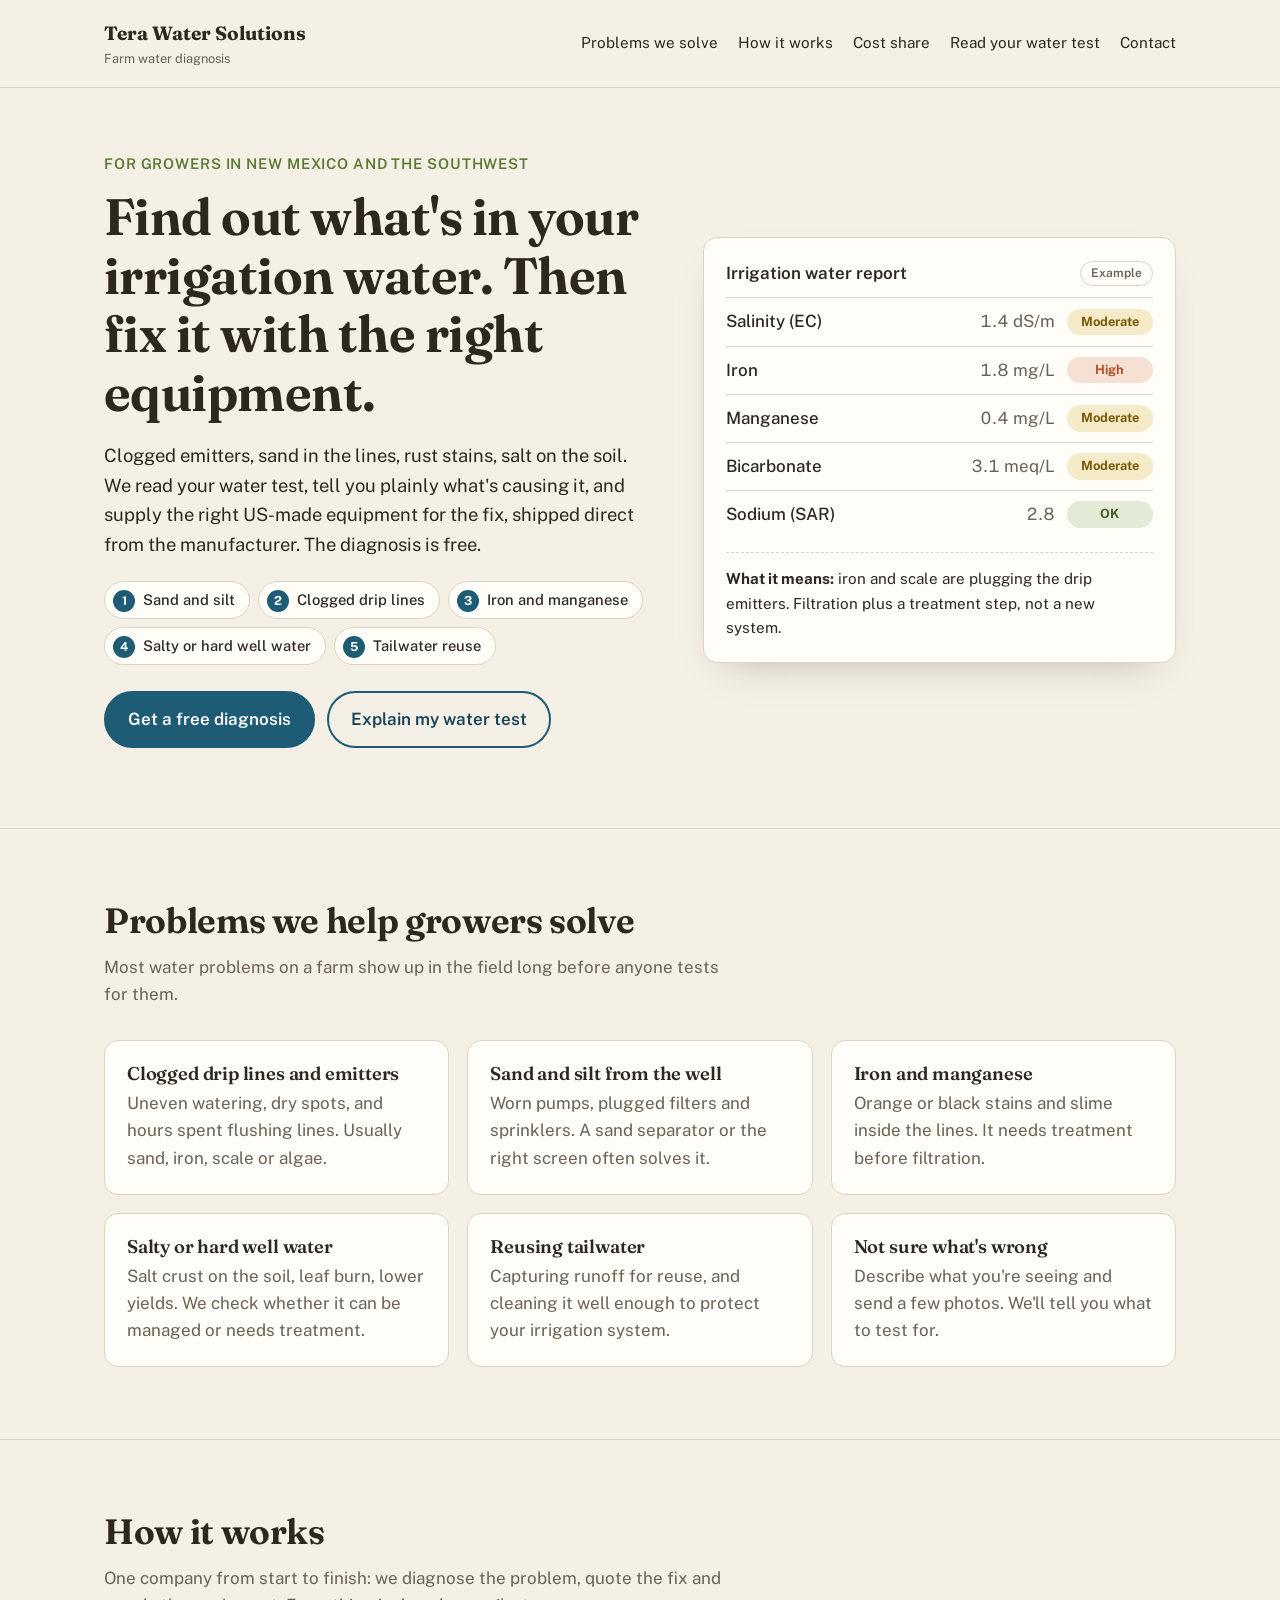
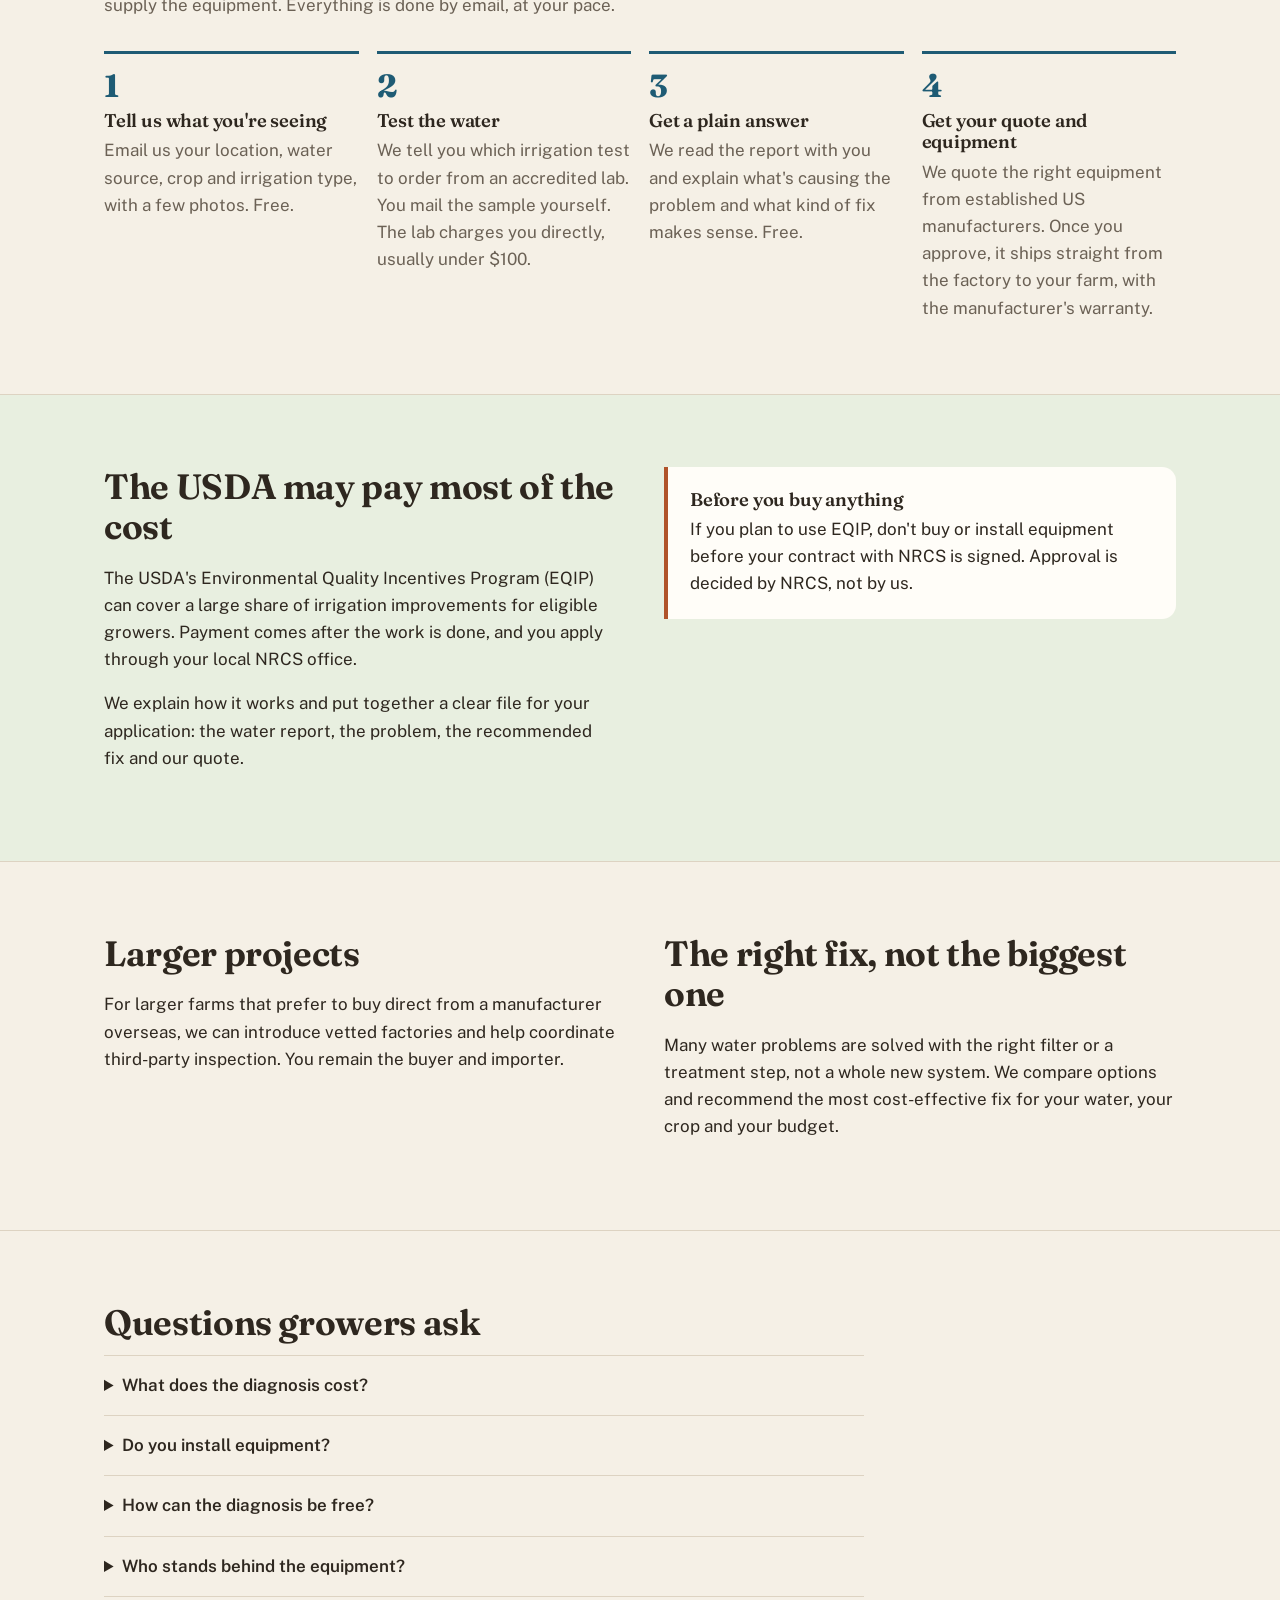
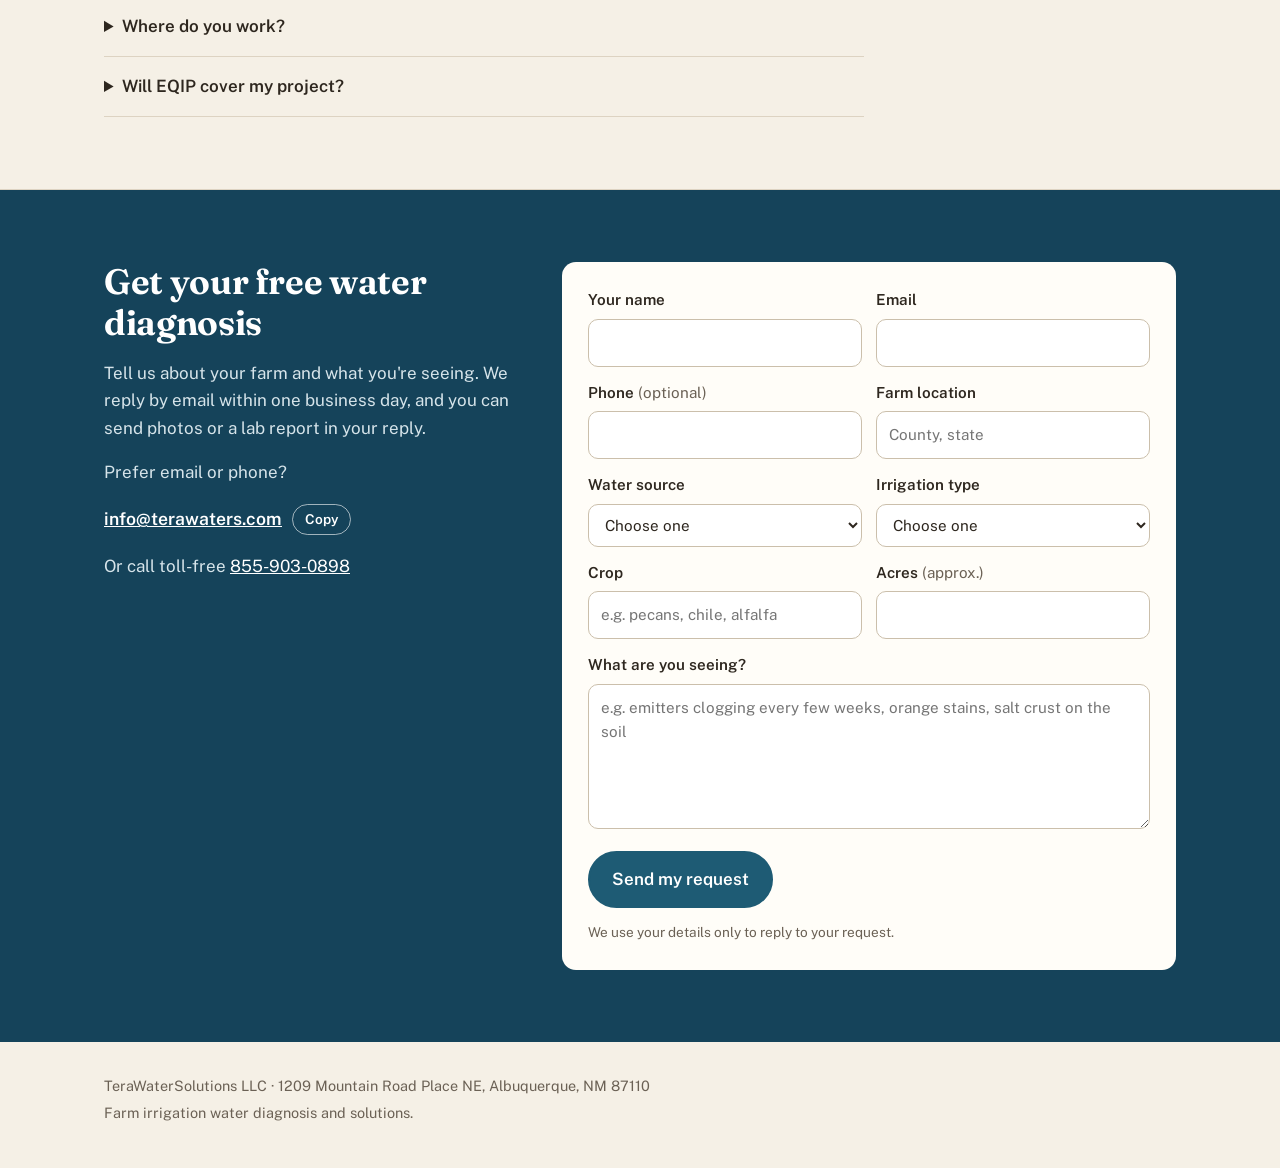
<file: index.html>
<!doctype html>
<html lang="en">
<head>
  <meta charset="utf-8">
  <meta name="viewport" content="width=device-width, initial-scale=1">
  <title>Farm Irrigation Water Diagnosis | Tera Water Solutions</title>
  <meta name="description" content="Clogged drip lines, sand, iron or salty well water? Tera Water Solutions diagnoses your farm's irrigation water for free and supplies US-made equipment to fix it, shipped direct from the manufacturer. New Mexico and the Southwest.">
  <link rel="preconnect" href="https://fonts.googleapis.com">
  <link rel="preconnect" href="https://fonts.gstatic.com" crossorigin>
  <link href="https://fonts.googleapis.com/css2?family=Fraunces:opsz,wght@9..144,500..700&family=Public+Sans:wght@400;500;600;700&display=swap" rel="stylesheet">
  <link rel="stylesheet" href="styles.css">
  <script src="config.js" defer></script>
</head>
<body>
  <header class="site-header">
    <div class="wrap">
      <a class="brand" href="#top">Tera Water Solutions<small>Farm water diagnosis</small></a>
      <nav class="nav" aria-label="Main">
        <a href="#problems">Problems we solve</a>
        <a href="#how">How it works</a>
        <a href="#eqip">Cost share</a>
        <a href="water-test.html">Read your water test</a>
        <a href="#contact">Contact</a>
      </nav>
    </div>
  </header>

  <main id="top">
    <section class="hero" aria-labelledby="hero-title">
      <div class="wrap">
        <div>
          <p class="eyebrow">For growers in New Mexico and the Southwest</p>
          <h1 id="hero-title">Find out what's in your irrigation water. Then fix it with the right equipment.</h1>
          <p class="lede">Clogged emitters, sand in the lines, rust stains, salt on the soil. We read your water test, tell you plainly what's causing it, and supply the right US-made equipment for the fix, shipped direct from the manufacturer. The diagnosis is free.</p>
          <ol class="solves" aria-label="Problems we solve">
            <li>Sand and silt</li>
            <li>Clogged drip lines</li>
            <li>Iron and manganese</li>
            <li>Salty or hard well water</li>
            <li>Tailwater reuse</li>
          </ol>
          <div class="actions">
            <a class="btn" href="#contact">Get a free diagnosis</a>
            <a class="btn secondary" href="water-test.html">Explain my water test</a>
          </div>
        </div>

        <figure class="report" aria-label="Example irrigation water report with iron flagged as high and salinity, manganese and bicarbonate as moderate.">
          <div class="report-head">
            <span>Irrigation water report</span>
            <span class="tag">Example</span>
          </div>
          <dl class="report-rows">
            <div class="row"><dt>Salinity (EC)</dt><dd>1.4 dS/m</dd><dd class="flag mid">Moderate</dd></div>
            <div class="row"><dt>Iron</dt><dd>1.8 mg/L</dd><dd class="flag high">High</dd></div>
            <div class="row"><dt>Manganese</dt><dd>0.4 mg/L</dd><dd class="flag mid">Moderate</dd></div>
            <div class="row"><dt>Bicarbonate</dt><dd>3.1 meq/L</dd><dd class="flag mid">Moderate</dd></div>
            <div class="row"><dt>Sodium (SAR)</dt><dd>2.8</dd><dd class="flag ok">OK</dd></div>
          </dl>
          <figcaption><strong>What it means:</strong> iron and scale are plugging the drip emitters. Filtration plus a treatment step, not a new system.</figcaption>
        </figure>
      </div>
    </section>

    <section id="problems" aria-labelledby="problems-title">
      <div class="wrap">
        <h2 id="problems-title">Problems we help growers solve</h2>
        <p class="intro">Most water problems on a farm show up in the field long before anyone tests for them.</p>
        <div class="cards">
          <div class="card"><h3>Clogged drip lines and emitters</h3><p>Uneven watering, dry spots, and hours spent flushing lines. Usually sand, iron, scale or algae.</p></div>
          <div class="card"><h3>Sand and silt from the well</h3><p>Worn pumps, plugged filters and sprinklers. A sand separator or the right screen often solves it.</p></div>
          <div class="card"><h3>Iron and manganese</h3><p>Orange or black stains and slime inside the lines. It needs treatment before filtration.</p></div>
          <div class="card"><h3>Salty or hard well water</h3><p>Salt crust on the soil, leaf burn, lower yields. We check whether it can be managed or needs treatment.</p></div>
          <div class="card"><h3>Reusing tailwater</h3><p>Capturing runoff for reuse, and cleaning it well enough to protect your irrigation system.</p></div>
          <div class="card"><h3>Not sure what's wrong</h3><p>Describe what you're seeing and send a few photos. We'll tell you what to test for.</p></div>
        </div>
      </div>
    </section>

    <section id="how" aria-labelledby="how-title">
      <div class="wrap">
        <h2 id="how-title">How it works</h2>
        <p class="intro">One company from start to finish: we diagnose the problem, quote the fix and supply the equipment. Everything is done by email, at your pace.</p>
        <ol class="steps">
          <li><h3>Tell us what you're seeing</h3><p>Email us your location, water source, crop and irrigation type, with a few photos. Free.</p></li>
          <li><h3>Test the water</h3><p>We tell you which irrigation test to order from an accredited lab. You mail the sample yourself. The lab charges you directly, usually under $100.</p></li>
          <li><h3>Get a plain answer</h3><p>We read the report with you and explain what's causing the problem and what kind of fix makes sense. Free.</p></li>
          <li><h3>Get your quote and equipment</h3><p>We quote the right equipment from established US manufacturers. Once you approve, it ships straight from the factory to your farm, with the manufacturer's warranty.</p></li>
        </ol>
      </div>
    </section>

    <section id="eqip" class="band" aria-labelledby="eqip-title">
      <div class="wrap two">
        <div>
          <h2 id="eqip-title">The USDA may pay most of the cost</h2>
          <p>The USDA's Environmental Quality Incentives Program (EQIP) can cover a large share of irrigation improvements for eligible growers. Payment comes after the work is done, and you apply through your local NRCS office.</p>
          <p>We explain how it works and put together a clear file for your application: the water report, the problem, the recommended fix and our quote.</p>
        </div>
        <div class="note">
          <h3>Before you buy anything</h3>
          <p>If you plan to use EQIP, don't buy or install equipment before your contract with NRCS is signed. Approval is decided by NRCS, not by us.</p>
        </div>
      </div>
    </section>

    <section aria-labelledby="direct-title">
      <div class="wrap two">
        <div>
          <h2 id="direct-title">Larger projects</h2>
          <p>For larger farms that prefer to buy direct from a manufacturer overseas, we can introduce vetted factories and help coordinate third-party inspection. You remain the buyer and importer.</p>
        </div>
        <div>
          <h2>The right fix, not the biggest one</h2>
          <p>Many water problems are solved with the right filter or a treatment step, not a whole new system. We compare options and recommend the most cost-effective fix for your water, your crop and your budget.</p>
        </div>
      </div>
    </section>

    <section aria-labelledby="faq-title">
      <div class="wrap">
        <h2 id="faq-title">Questions growers ask</h2>
        <details><summary>What does the diagnosis cost?</summary><p>Nothing. The only cost before you decide anything is the lab test, which you pay to the lab directly.</p></details>
        <details><summary>Do you install equipment?</summary><p>No. We supply the equipment and it ships direct from the manufacturer. We can point you to a local installer if you need one.</p></details>
        <details><summary>How can the diagnosis be free?</summary><p>We earn our living by supplying the equipment when you decide to go ahead. The diagnosis is free and comes with no obligation to buy.</p></details>
        <details><summary>Who stands behind the equipment?</summary><p>Every system comes with the manufacturer's own warranty. If something goes wrong, you contact us and we handle it with the manufacturer for you.</p></details>
        <details><summary>Where do you work?</summary><p>We start with New Mexico and also help growers in nearby Southwest states. Get in touch and we'll tell you if we can help.</p></details>
        <details><summary>Will EQIP cover my project?</summary><p>That's up to NRCS. We'll help you understand the program and prepare your information, but we can't promise approval.</p></details>
      </div>
    </section>

    <section class="contact" id="contact" aria-labelledby="contact-title">
      <div class="wrap">
        <div class="contact-grid">
          <div>
            <h2 id="contact-title">Get your free water diagnosis</h2>
            <p>Tell us about your farm and what you're seeing. We reply by email within one business day, and you can send photos or a lab report in your reply.</p>
            <p>Prefer email or phone?</p>
            <div data-contact></div>
          </div>

          <form class="form" action="https://api.web3forms.com/submit" method="POST">
            <input type="hidden" name="access_key" value="c97b77c2-fb98-4f50-b2f6-40dc359792be">
            <input type="hidden" name="subject" value="New farm water diagnosis request">
            <input type="hidden" name="from_name" value="terawaters.com">
            <input type="hidden" name="redirect" value="https://terawaters.com/thanks.html">
            <input type="checkbox" name="botcheck" class="hp" tabindex="-1" autocomplete="off" aria-hidden="true">

            <div class="field-row">
              <label>Your name<input name="name" required autocomplete="name"></label>
              <label>Email<input type="email" name="email" required autocomplete="email"></label>
            </div>
            <div class="field-row">
              <label><span>Phone <span class="opt">(optional)</span></span><input type="tel" name="phone" autocomplete="tel"></label>
              <label>Farm location<input name="location" required placeholder="County, state"></label>
            </div>
            <div class="field-row">
              <label>Water source
                <select name="water_source" required>
                  <option value="">Choose one</option>
                  <option>Well</option>
                  <option>Canal or irrigation district</option>
                  <option>Tailwater or reuse</option>
                  <option>More than one</option>
                </select>
              </label>
              <label>Irrigation type
                <select name="irrigation_type" required>
                  <option value="">Choose one</option>
                  <option>Drip or micro</option>
                  <option>Center pivot or sprinkler</option>
                  <option>Flood or furrow</option>
                  <option>Other</option>
                </select>
              </label>
            </div>
            <div class="field-row">
              <label>Crop<input name="crop" placeholder="e.g. pecans, chile, alfalfa"></label>
              <label><span>Acres <span class="opt">(approx.)</span></span><input name="acres" inputmode="numeric"></label>
            </div>
            <label>What are you seeing?<textarea name="problem" id="problem" rows="5" required placeholder="e.g. emitters clogging every few weeks, orange stains, salt crust on the soil"></textarea></label>
            <button class="btn" type="submit">Send my request</button>
            <p class="fine">We use your details only to reply to your request.</p>
          </form>
        </div>
      </div>
    </section>
  </main>

  <footer class="site-footer">
    <div class="wrap">
      <p>TeraWaterSolutions LLC<span data-address></span></p>
      <p>Farm irrigation water diagnosis and solutions.</p>
    </div>
  </footer>
  <script>
    // Prefill the request with results passed from the water test page.
    (function () {
      var saved = null;
      try { saved = sessionStorage.getItem("teraWaterResults"); sessionStorage.removeItem("teraWaterResults"); } catch (e) {}
      var box = document.getElementById("problem");
      if (saved && box && !box.value) {
        box.value = "My water test results:\n" + saved + "\n\nWhat I'm seeing: ";
        if (location.hash !== "#contact") { location.hash = "contact"; }
      }
    })();
  </script>
</body>
</html>
</file>
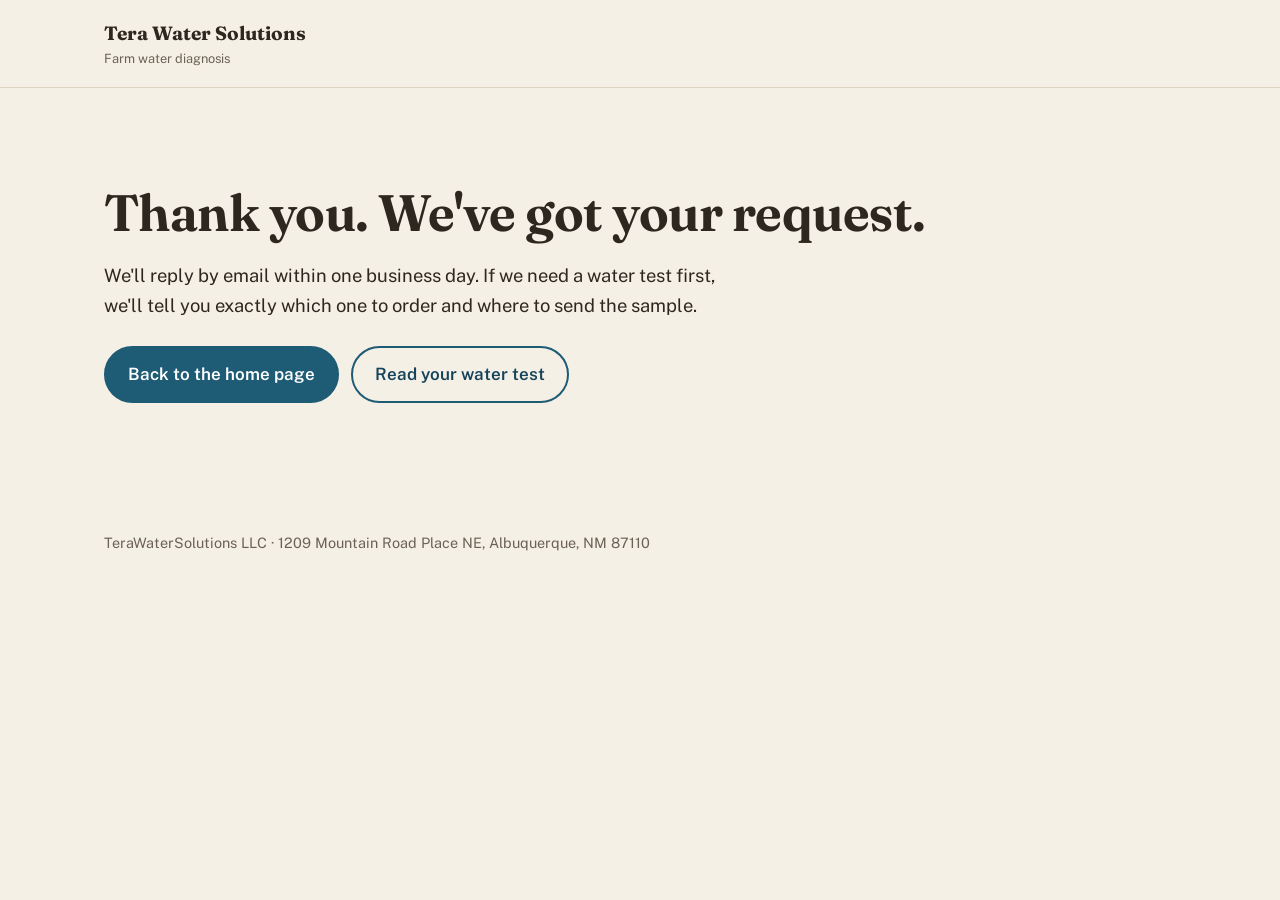
<file: thanks.html>
<!doctype html>
<html lang="en">
<head>
  <meta charset="utf-8">
  <meta name="viewport" content="width=device-width, initial-scale=1">
  <title>Request Received | Tera Water Solutions</title>
  <meta name="robots" content="noindex">
  <link rel="preconnect" href="https://fonts.googleapis.com">
  <link rel="preconnect" href="https://fonts.gstatic.com" crossorigin>
  <link href="https://fonts.googleapis.com/css2?family=Fraunces:opsz,wght@9..144,500..700&family=Public+Sans:wght@400;500;600;700&display=swap" rel="stylesheet">
  <link rel="stylesheet" href="styles.css">
  <script src="config.js" defer></script>
</head>
<body>
  <header class="site-header">
    <div class="wrap">
      <a class="brand" href="index.html">Tera Water Solutions<small>Farm water diagnosis</small></a>
    </div>
  </header>
  <main>
    <section class="thanks">
      <div class="wrap">
        <h1>Thank you. We've got your request.</h1>
        <p class="lede">We'll reply by email within one business day. If we need a water test first, we'll tell you exactly which one to order and where to send the sample.</p>
        <div class="actions">
          <a class="btn" href="index.html">Back to the home page</a>
          <a class="btn secondary" href="water-test.html">Read your water test</a>
        </div>
      </div>
    </section>
  </main>
  <footer class="site-footer">
    <div class="wrap">
      <p>TeraWaterSolutions LLC<span data-address></span></p>
    </div>
  </footer>
</body>
</html>
</file>
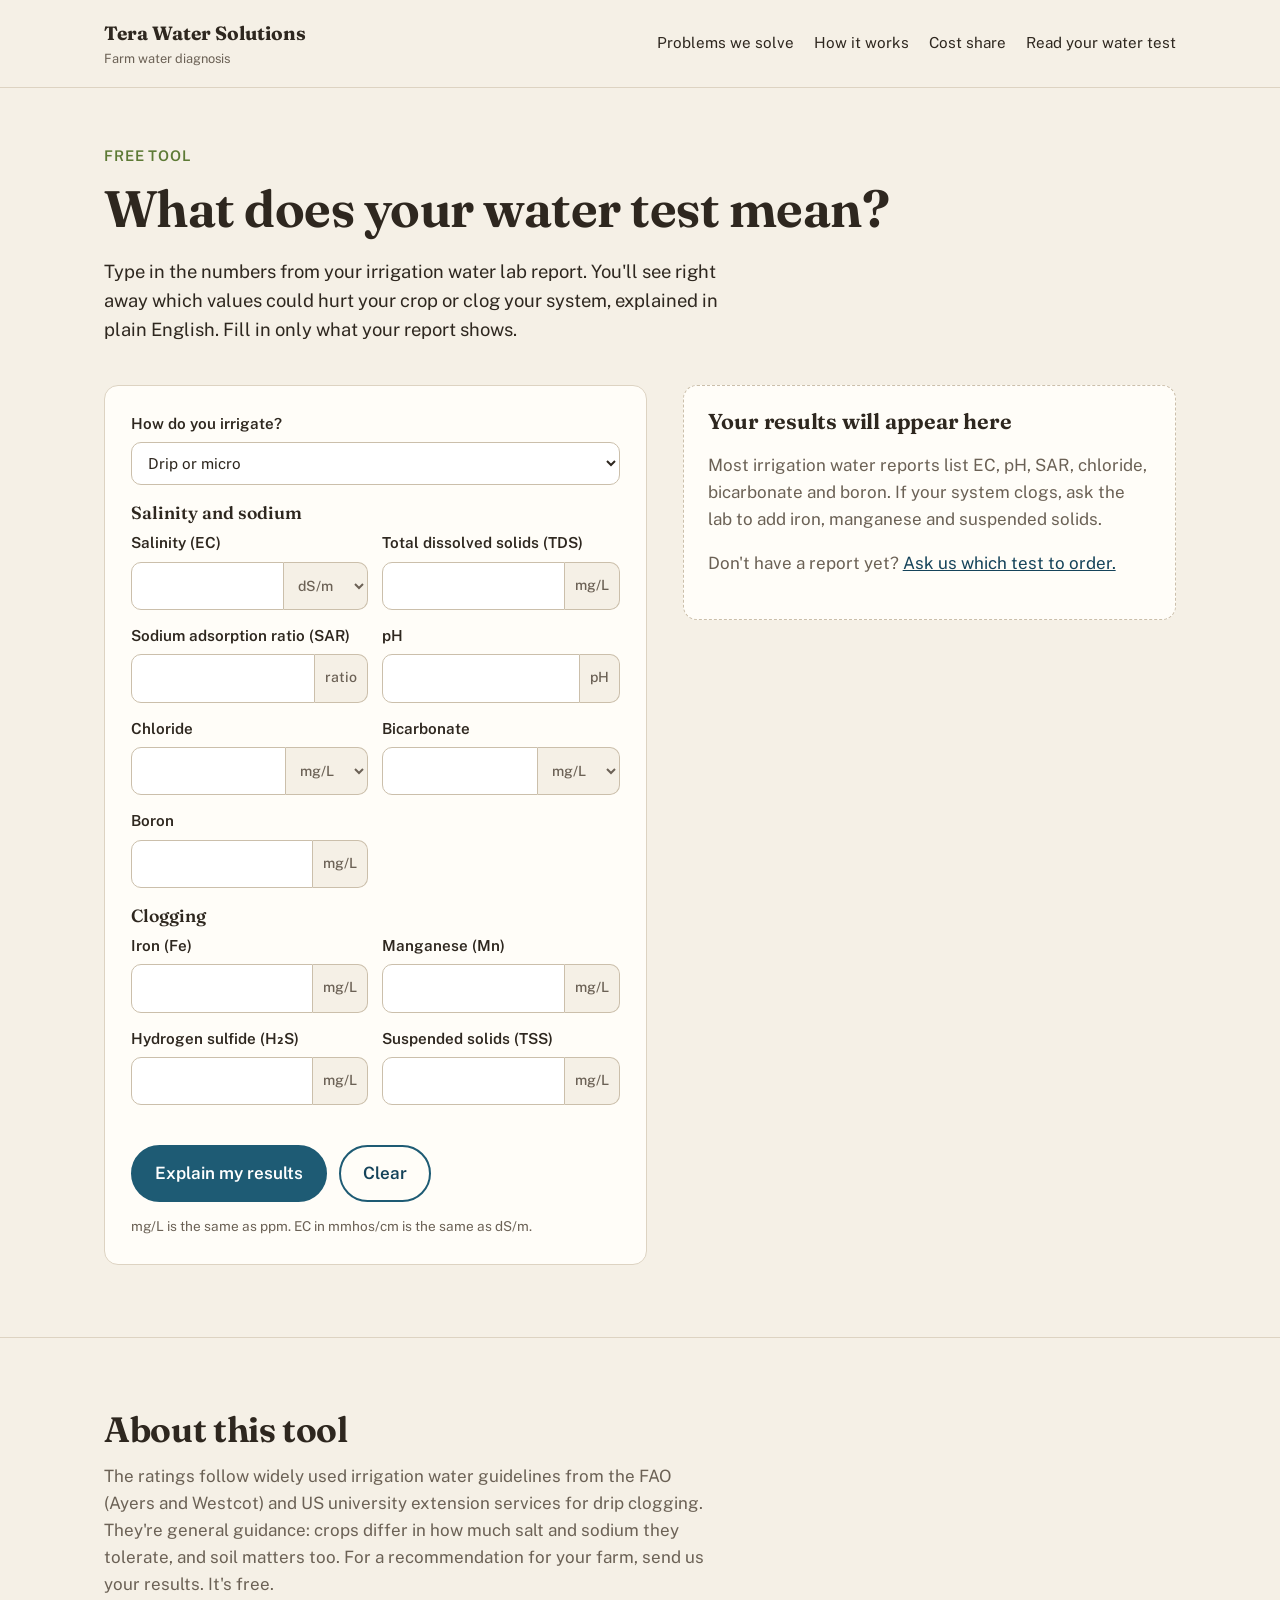
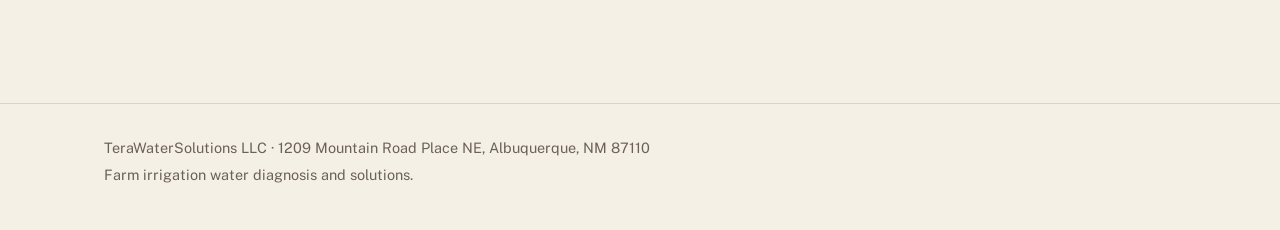
<file: water-test.html>
<!doctype html>
<html lang="en">
<head>
  <meta charset="utf-8">
  <meta name="viewport" content="width=device-width, initial-scale=1">
  <title>Read Your Irrigation Water Test | Tera Water Solutions</title>
  <meta name="description" content="Enter the numbers from your irrigation water lab report and get a plain-English explanation of salinity, sodium, iron, manganese and drip clogging risk. Free.">
  <link rel="preconnect" href="https://fonts.googleapis.com">
  <link rel="preconnect" href="https://fonts.gstatic.com" crossorigin>
  <link href="https://fonts.googleapis.com/css2?family=Fraunces:opsz,wght@9..144,500..700&family=Public+Sans:wght@400;500;600;700&display=swap" rel="stylesheet">
  <link rel="stylesheet" href="styles.css">
  <script src="config.js" defer></script>
</head>
<body>
  <header class="site-header">
    <div class="wrap">
      <a class="brand" href="index.html">Tera Water Solutions<small>Farm water diagnosis</small></a>
      <nav class="nav" aria-label="Main">
        <a href="index.html#problems">Problems we solve</a>
        <a href="index.html#how">How it works</a>
        <a href="index.html#eqip">Cost share</a>
        <a href="water-test.html" aria-current="page">Read your water test</a>
      </nav>
    </div>
  </header>

  <main>
    <section class="tool-intro" aria-labelledby="tool-title">
      <div class="wrap">
        <p class="eyebrow">Free tool</p>
        <h1 id="tool-title">What does your water test mean?</h1>
        <p class="lede">Type in the numbers from your irrigation water lab report. You'll see right away which values could hurt your crop or clog your system, explained in plain English. Fill in only what your report shows.</p>
      </div>
    </section>

    <section class="tool" aria-label="Water test calculator">
      <div class="wrap tool-grid">
        <form id="wt" class="form light" novalidate>
          <label>How do you irrigate?
            <select id="irr">
              <option value="drip">Drip or micro</option>
              <option value="sprinkler">Center pivot or sprinkler</option>
              <option value="surface">Flood or furrow</option>
            </select>
          </label>

          <fieldset>
            <legend>Salinity and sodium</legend>
            <div class="field-row">
              <label>Salinity (EC)
                <span class="unit-in"><input id="ec" inputmode="decimal"><select id="ecu" aria-label="EC unit"><option value="ds">dS/m</option><option value="us">µS/cm</option></select></span>
              </label>
              <label>Total dissolved solids (TDS)
                <span class="unit-in"><input id="tds" inputmode="decimal"><span class="u">mg/L</span></span>
              </label>
            </div>
            <div class="field-row">
              <label>Sodium adsorption ratio (SAR)
                <span class="unit-in"><input id="sar" inputmode="decimal"><span class="u">ratio</span></span>
              </label>
              <label>pH
                <span class="unit-in"><input id="ph" inputmode="decimal"><span class="u">pH</span></span>
              </label>
            </div>
            <div class="field-row">
              <label>Chloride
                <span class="unit-in"><input id="cl" inputmode="decimal"><select id="clu" aria-label="Chloride unit"><option value="mg">mg/L</option><option value="meq">meq/L</option></select></span>
              </label>
              <label>Bicarbonate
                <span class="unit-in"><input id="hco3" inputmode="decimal"><select id="hco3u" aria-label="Bicarbonate unit"><option value="mg">mg/L</option><option value="meq">meq/L</option></select></span>
              </label>
            </div>
            <div class="field-row">
              <label>Boron
                <span class="unit-in"><input id="b" inputmode="decimal"><span class="u">mg/L</span></span>
              </label>
              <span></span>
            </div>
          </fieldset>

          <fieldset>
            <legend>Clogging</legend>
            <div class="field-row">
              <label>Iron (Fe)
                <span class="unit-in"><input id="fe" inputmode="decimal"><span class="u">mg/L</span></span>
              </label>
              <label>Manganese (Mn)
                <span class="unit-in"><input id="mn" inputmode="decimal"><span class="u">mg/L</span></span>
              </label>
            </div>
            <div class="field-row">
              <label>Hydrogen sulfide (H₂S)
                <span class="unit-in"><input id="h2s" inputmode="decimal"><span class="u">mg/L</span></span>
              </label>
              <label>Suspended solids (TSS)
                <span class="unit-in"><input id="tss" inputmode="decimal"><span class="u">mg/L</span></span>
              </label>
            </div>
          </fieldset>

          <div class="actions">
            <button class="btn" type="submit">Explain my results</button>
            <button class="btn secondary" type="reset">Clear</button>
          </div>
          <p class="fine">mg/L is the same as ppm. EC in mmhos/cm is the same as dS/m.</p>
        </form>

        <div id="out" class="results" aria-live="polite">
          <div class="results-empty">
            <h2>Your results will appear here</h2>
            <p>Most irrigation water reports list EC, pH, SAR, chloride, bicarbonate and boron. If your system clogs, ask the lab to add iron, manganese and suspended solids.</p>
            <p>Don't have a report yet? <a href="index.html#contact">Ask us which test to order.</a></p>
          </div>
        </div>
      </div>
    </section>

    <section aria-labelledby="note-title">
      <div class="wrap">
        <h2 id="note-title">About this tool</h2>
        <p class="intro">The ratings follow widely used irrigation water guidelines from the FAO (Ayers and Westcot) and US university extension services for drip clogging. They're general guidance: crops differ in how much salt and sodium they tolerate, and soil matters too. For a recommendation for your farm, send us your results. It's free.</p>
      </div>
    </section>
  </main>

  <footer class="site-footer">
    <div class="wrap">
      <p>TeraWaterSolutions LLC<span data-address></span></p>
      <p>Farm irrigation water diagnosis and solutions.</p>
    </div>
  </footer>

  <script>
  (function () {
    var form = document.getElementById("wt");
    var out = document.getElementById("out");
    var emptyHTML = out.innerHTML;

    function num(id) {
      var v = document.getElementById(id).value.replace(",", ".").trim();
      if (v === "") return null;
      var n = parseFloat(v);
      return isNaN(n) || n < 0 ? null : n;
    }
    function unit(id) { return document.getElementById(id).value; }
    function fmt(n) { return (Math.round(n * 100) / 100).toString(); }

    // level: 0 low, 1 moderate, 2 high
    function band(v, a, b) { return v < a ? 0 : (v <= b ? 1 : 2); }
    var LABEL = ["Low risk", "Moderate", "High"];
    var CLS = ["ok", "mid", "high"];

    function evaluate() {
      var irr = unit("irr");
      var rows = [];
      var ec = num("ec");
      if (ec !== null && unit("ecu") === "us") ec = ec / 1000;
      var tds = num("tds"), sar = num("sar"), ph = num("ph");
      var cl = num("cl"); if (cl !== null && unit("clu") === "mg") cl = cl / 35.45;
      var hc = num("hco3"); if (hc !== null && unit("hco3u") === "mg") hc = hc / 61.02;
      var b = num("b"), fe = num("fe"), mn = num("mn"), h2s = num("h2s"), tss = num("tss");

      if (ec !== null) {
        var l = band(ec, 0.7, 3.0);
        rows.push({ name: "Salinity (EC)", val: fmt(ec) + " dS/m", lvl: l,
          text: ["Salt level is low. Most crops are fine.",
                 "Salt can reduce yield in sensitive crops. Leaching and good drainage help; check your crop's tolerance.",
                 "Salt this high hurts most crops. You likely need treatment, a blend with better water, or salt-tolerant crops."][l] });
      }
      if (tds !== null) {
        var lt = band(tds, 450, 2000);
        rows.push({ name: "Total dissolved solids", val: fmt(tds) + " mg/L", lvl: lt,
          text: ["Dissolved salts are low.", "Moderate dissolved salts. Watch sensitive crops and scale in drip lines.", "High dissolved salts. Expect crop stress and scale; treatment may be needed."][lt] });
      }
      if (sar !== null && ec !== null) {
        var t = sar < 3 ? [0.7, 0.2] : sar < 6 ? [1.2, 0.3] : sar < 12 ? [1.9, 0.5] : sar < 20 ? [2.9, 1.3] : [5.0, 2.9];
        var li = ec > t[0] ? 0 : (ec >= t[1] ? 1 : 2);
        rows.push({ name: "Water soaking into soil", val: "SAR " + fmt(sar) + " with EC " + fmt(ec), lvl: li,
          text: ["Sodium is balanced. Water should soak in normally.",
                 "Sodium may seal the soil surface so water soaks in slowly. Gypsum is a common fix.",
                 "Sodium is likely to seal the soil. Water may pond or run off. Gypsum or treatment is usually needed."][li] });
      }
      if (sar !== null && irr === "surface") {
        var ls = band(sar, 3, 9);
        rows.push({ name: "Sodium toxicity", val: "SAR " + fmt(sar), lvl: ls,
          text: ["Low sodium risk to plants.", "Sensitive crops like tree nuts and fruit may show leaf burn.", "High sodium. Sensitive crops are likely to be damaged."][ls] });
      }
      if (cl !== null) {
        var lc = irr === "sprinkler" ? (cl < 3 ? 0 : 1) : band(cl, 4, 10);
        rows.push({ name: "Chloride", val: fmt(cl) + " meq/L (" + fmt(cl * 35.45) + " mg/L)", lvl: lc,
          text: irr === "sprinkler"
            ? ["Low chloride.", "Chloride can burn leaves when sprinkled on them. Irrigating at night or under the canopy helps."][lc]
            : ["Low chloride.", "Sensitive crops like pecans and fruit trees may show leaf burn.", "High chloride. Damage to sensitive crops is likely."][lc] });
      }
      if (hc !== null) {
        var lh = band(hc, 1.5, 8.5);
        var ht = irr === "sprinkler"
          ? ["Low bicarbonate.", "May leave white deposits on leaves and fruit.", "Heavy white deposits on leaves and fruit are likely."][lh]
          : ["Low bicarbonate.", "Bicarbonate with high pH can form scale in drip lines and raise soil pH. Acid injection is a common fix.", "High bicarbonate. Scale in drip lines and rising soil pH are likely without acid injection."][lh];
        rows.push({ name: "Bicarbonate", val: fmt(hc) + " meq/L (" + fmt(hc * 61.02) + " mg/L)", lvl: lh, text: ht });
      }
      if (b !== null) {
        var lb = band(b, 0.7, 3.0);
        rows.push({ name: "Boron", val: fmt(b) + " mg/L", lvl: lb,
          text: ["Low boron.", "Sensitive crops like pecans, beans and fruit may be affected.", "High boron. Only tolerant crops will do well."][lb] });
      }
      if (ph !== null) {
        var lp = ph >= 6.5 && ph <= 8.4 ? (irr === "drip" && ph > 7.5 ? 1 : 0) : 2;
        rows.push({ name: "pH", val: fmt(ph), lvl: lp,
          text: lp === 0 ? "pH is in the normal range for irrigation water."
            : lp === 1 ? "pH is normal for crops, but above 7.5 scale can build up in drip lines, especially with high bicarbonate."
            : "pH is outside the normal range (6.5 to 8.4). It can affect nutrients and equipment; ask us about it." });
      }
      if (irr === "drip") {
        if (fe !== null) { var lf = band(fe, 0.1, 1.5);
          rows.push({ name: "Iron", val: fmt(fe) + " mg/L", lvl: lf,
            text: ["Low clogging risk from iron.", "Iron can form orange slime and plug emitters. Usually treated with aeration or chlorination and filtration.", "High iron. Emitters will plug without treatment before filtration."][lf] }); }
        if (mn !== null) { var lm = band(mn, 0.1, 1.5);
          rows.push({ name: "Manganese", val: fmt(mn) + " mg/L", lvl: lm,
            text: ["Low clogging risk from manganese.", "Manganese can form black deposits in lines. Treated much like iron.", "High manganese. Lines will plug without treatment."][lm] }); }
        if (h2s !== null) { var lhs = band(h2s, 0.5, 2.0);
          rows.push({ name: "Hydrogen sulfide", val: fmt(h2s) + " mg/L", lvl: lhs,
            text: ["Low risk.", "Sulfur bacteria can form slime in lines. Chlorination usually controls it.", "High. Expect slime and plugging without treatment."][lhs] }); }
        if (tss !== null) { var lss = band(tss, 50, 100);
          rows.push({ name: "Suspended solids", val: fmt(tss) + " mg/L", lvl: lss,
            text: ["Low sand and silt.", "Sand and silt can plug emitters. A sand separator or media filter usually solves it.", "High sand and silt. You need strong filtration, often a separator plus a media filter."][lss] }); }
      } else if (fe !== null || mn !== null || h2s !== null || tss !== null) {
        rows.push({ name: "Clogging", val: "", lvl: 0,
          text: "Clogging limits matter most for drip and micro irrigation. With your system, high iron or sand can still wear pumps and nozzles; ask us if you see problems." });
      }
      return rows;
    }

    function esc(s) { return String(s).replace(/[&<>"]/g, function (c) { return { "&": "&amp;", "<": "&lt;", ">": "&gt;", '"': "&quot;" }[c]; }); }

    form.addEventListener("submit", function (e) {
      e.preventDefault();
      var rows = evaluate();
      if (!rows.length) {
        out.innerHTML = '<div class="results-empty"><h2>Add at least one value</h2><p>Enter a number from your lab report, such as EC or iron, then press Explain my results.</p></div>';
        return;
      }
      var high = rows.filter(function (r) { return r.lvl === 2; }).length;
      var mid = rows.filter(function (r) { return r.lvl === 1; }).length;
      var head = high ? high + (high > 1 ? " values need" : " value needs") + " attention"
               : mid ? mid + (mid > 1 ? " values are" : " value is") + " worth watching"
               : "No major problems found";
      var html = '<div class="report"><div class="report-head"><span>' + head + '</span><span class="tag">Your results</span></div><div class="res-list">';
      rows.sort(function (a, b) { return b.lvl - a.lvl; }).forEach(function (r) {
        html += '<div class="res"><div class="res-top"><strong>' + esc(r.name) + '</strong><span class="flag ' + CLS[r.lvl] + '">' + LABEL[r.lvl] + '</span></div>' +
                (r.val ? '<div class="res-val">' + esc(r.val) + '</div>' : '') + '<p>' + esc(r.text) + '</p></div>';
      });
      html += '</div></div><div class="next"><p>Want to know which fix makes sense for your farm, and whether USDA cost share could pay for it?</p><button class="btn" type="button" id="send">Send these results for a free diagnosis</button></div>';
      out.innerHTML = html;

      var summary = rows.map(function (r) { return "- " + r.name + (r.val ? ": " + r.val : "") + " (" + LABEL[r.lvl] + ")"; }).join("\n");
      document.getElementById("send").addEventListener("click", function () {
        try { sessionStorage.setItem("teraWaterResults", "Irrigation: " + unit("irr") + "\n" + summary); } catch (err) {}
        location.href = "index.html#contact";
      });
      if (window.innerWidth < 900) out.scrollIntoView({ behavior: "smooth" });
    });

    form.addEventListener("reset", function () { out.innerHTML = emptyHTML; });
  })();
  </script>
</body>
</html>
</file>
<file: styles.css>
:root {
  --sand: #f5f0e6;
  --card: #fffdf8;
  --soil: #2e271f;
  --muted: #6b6155;
  --water: #1e5b74;
  --water-dark: #15435a;
  --crop: #5d7a35;
  --rust: #b0532a;
  --line: #ddd3c2;
  --radius: 14px;
  --max: 1120px;
}

* { box-sizing: border-box; }
html { -webkit-text-size-adjust: 100%; scroll-behavior: smooth; }

body {
  margin: 0;
  background: var(--sand);
  color: var(--soil);
  font-family: "Public Sans", system-ui, sans-serif;
  font-size: 1.0625rem;
  line-height: 1.6;
}

h1, h2, h3 { font-family: "Fraunces", Georgia, serif; line-height: 1.15; letter-spacing: -0.01em; }
h1 { font-size: clamp(2rem, 4.6vw, 3.2rem); margin: 0 0 18px; font-weight: 650; }
h2 { font-size: clamp(1.6rem, 3vw, 2.2rem); margin: 0 0 12px; font-weight: 650; }
h3 { font-size: 1.15rem; margin: 0 0 6px; font-weight: 600; }

a { color: var(--water-dark); }
a:focus-visible, summary:focus-visible { outline: 3px solid var(--crop); outline-offset: 3px; border-radius: 4px; }

.wrap { max-width: var(--max); margin: 0 auto; padding: 0 24px; }

section { padding: 72px 0; border-bottom: 1px solid var(--line); }
.intro { max-width: 62ch; color: var(--muted); margin: 0 0 32px; }

/* Header */
.site-header { padding: 18px 0; border-bottom: 1px solid var(--line); }
.site-header .wrap { display: flex; align-items: center; justify-content: space-between; gap: 16px; flex-wrap: wrap; }
.brand { font-family: "Fraunces", Georgia, serif; font-weight: 700; font-size: 1.2rem; color: var(--soil); text-decoration: none; }
.brand small { display: block; font-family: "Public Sans", sans-serif; font-weight: 400; font-size: 0.8rem; color: var(--muted); }
.nav { display: flex; gap: 20px; flex-wrap: wrap; }
.nav a { color: var(--soil); text-decoration: none; font-size: 0.95rem; }
.nav a:hover { text-decoration: underline; text-underline-offset: 6px; }

/* Buttons */
.btn {
  display: inline-block; background: var(--water); color: #fff; text-decoration: none;
  padding: 13px 22px; border-radius: 999px; font-weight: 600; border: 2px solid var(--water);
}
.btn:hover { background: var(--water-dark); border-color: var(--water-dark); }
.btn.secondary { background: transparent; color: var(--water-dark); }
.btn.secondary:hover { background: rgba(30, 91, 116, 0.08); }
.actions { display: flex; gap: 12px; flex-wrap: wrap; margin-top: 26px; }

/* Hero */
.hero { padding: 64px 0 80px; }
.hero .wrap { display: grid; grid-template-columns: 1.15fr 1fr; gap: 56px; align-items: center; }
.eyebrow { color: var(--crop); font-weight: 600; font-size: 0.92rem; margin: 0 0 12px; text-transform: uppercase; letter-spacing: 0.06em; }
.lede { font-size: 1.15rem; max-width: 56ch; margin: 0; }
.solves { list-style: none; padding: 0; margin: 22px 0 0; display: flex; flex-wrap: wrap; gap: 8px; counter-reset: solve; }
.solves li {
  counter-increment: solve; background: var(--card); border: 1px solid var(--line); border-radius: 999px;
  padding: 6px 14px 6px 8px; font-size: 0.92rem; font-weight: 500;
}
.solves li::before {
  content: counter(solve); display: inline-grid; place-items: center; width: 22px; height: 22px; margin-right: 8px;
  border-radius: 50%; background: var(--water); color: #fff; font-size: 0.78rem; font-weight: 700;
}

.report {
  margin: 0; background: var(--card); border: 1px solid var(--line); border-radius: var(--radius);
  padding: 22px; box-shadow: 0 18px 40px -24px rgba(46, 39, 31, 0.35);
}
.report-head { display: flex; justify-content: space-between; align-items: center; font-weight: 600; margin-bottom: 10px; }
.tag { font-size: 0.75rem; font-weight: 600; color: var(--muted); border: 1px solid var(--line); border-radius: 999px; padding: 2px 10px; }
.report-rows { margin: 0; }
.row { display: grid; grid-template-columns: 1fr auto 86px; gap: 12px; padding: 10px 0; border-top: 1px solid var(--line); align-items: center; }
.row dt { font-weight: 500; }
.row dd { margin: 0; font-variant-numeric: tabular-nums; text-align: right; color: var(--muted); }
.flag { font-size: 0.8rem; font-weight: 700; text-align: center !important; border-radius: 999px; padding: 3px 0; }
.flag.high { background: #f6dfd3; color: var(--rust); }
.flag.ok { background: #e3ead6; color: #46602a; }
.report figcaption { margin-top: 14px; padding-top: 14px; border-top: 1px dashed var(--line); font-size: 0.95rem; }

/* Cards */
.cards { display: grid; grid-template-columns: repeat(3, 1fr); gap: 18px; }
.card { background: var(--card); border: 1px solid var(--line); border-radius: var(--radius); padding: 22px; }
.card p { margin: 0; color: var(--muted); }

/* Steps */
.steps { list-style: none; padding: 0; margin: 0; display: grid; grid-template-columns: repeat(4, 1fr); gap: 18px; counter-reset: step; }
.steps li { counter-increment: step; border-top: 3px solid var(--water); padding-top: 16px; }
.steps li::before { content: counter(step); font-family: "Fraunces", serif; font-size: 2rem; font-weight: 700; color: var(--water); display: block; line-height: 1; margin-bottom: 8px; }
.steps p { margin: 0; color: var(--muted); }

/* Band */
.band { background: #e8efe0; }
.two { display: grid; grid-template-columns: 1fr 1fr; gap: 48px; align-items: start; }
.two p { max-width: 58ch; }
.note { background: var(--card); border-left: 4px solid var(--rust); border-radius: 0 var(--radius) var(--radius) 0; padding: 22px; }
.note p { margin: 0; }

/* FAQ */
details { border-top: 1px solid var(--line); padding: 16px 0; max-width: 760px; }
details:last-of-type { border-bottom: 1px solid var(--line); }
summary { cursor: pointer; font-weight: 600; }
details p { margin: 10px 0 0; color: var(--muted); }

/* Contact */
.contact { background: var(--water-dark); color: #fff; border-bottom: 0; }
.contact h2 { color: #fff; }
.contact p { max-width: 62ch; color: #d6e4ea; }
.contact .btn { background: #fff; color: var(--water-dark); border-color: #fff; margin-top: 8px; }
.contact .btn:hover { background: #e6f0f4; }
.contact a:not(.btn) { color: #fff; }

.flag.mid { background: #f6ebc8; color: #7a5a08; }

/* Contact form */
.contact-grid { display: grid; grid-template-columns: 0.8fr 1.2fr; gap: 48px; align-items: start; }
.form {
  background: var(--card); color: var(--soil); border-radius: var(--radius); padding: 26px;
  display: grid; gap: 14px;
}
.form.light { border: 1px solid var(--line); }
.form label { display: grid; gap: 6px; font-weight: 600; font-size: 0.95rem; }
.form .opt { font-weight: 400; color: var(--muted); }
.form input, .form select, .form textarea {
  font: inherit; font-weight: 400; color: var(--soil); background: #fff;
  border: 1px solid #cbbfab; border-radius: 10px; padding: 11px 12px; width: 100%;
}
.form input[type="file"] { padding: 9px; background: var(--sand); }
.form input:focus, .form select:focus, .form textarea:focus { outline: 3px solid rgba(30, 91, 116, 0.25); border-color: var(--water); }
.form .btn { justify-self: start; cursor: pointer; font: inherit; font-weight: 600; }
.contact .form .btn { background: var(--water); color: #fff; border-color: var(--water); }
.contact .form .btn:hover { background: var(--water-dark); }
.form .fine, .contact .form .fine { color: var(--muted); font-size: 0.85rem; margin: 0; }
.field-row { display: grid; grid-template-columns: 1fr 1fr; gap: 14px; }
.hp { position: absolute; left: -9999px; width: 1px; height: 1px; opacity: 0; }
fieldset { border: 0; padding: 0; margin: 0; display: grid; gap: 14px; }
legend { font-family: "Fraunces", Georgia, serif; font-weight: 600; font-size: 1.1rem; margin-bottom: 4px; padding: 0; }
.unit-in { display: flex; gap: 0; }
.unit-in input { border-radius: 10px 0 0 10px; min-width: 0; }
.unit-in select, .unit-in .u {
  width: auto; flex: 0 0 auto; border-radius: 0 10px 10px 0; border-left: 0; background: var(--sand);
  font-size: 0.88rem; padding: 11px 10px; border: 1px solid #cbbfab; border-left: 0; font-weight: 500; color: var(--muted);
}

/* Water test tool */
.tool-intro { padding: 56px 0 28px; border-bottom: 0; }
.tool { padding-top: 12px; }
.tool-grid { display: grid; grid-template-columns: 1.1fr 1fr; gap: 36px; align-items: start; }
.results { position: sticky; top: 20px; }
.results-empty { background: var(--card); border: 1px dashed #cbbfab; border-radius: var(--radius); padding: 24px; }
.results-empty h2 { font-size: 1.35rem; }
.results-empty p { color: var(--muted); }
.res-list { display: grid; }
.res { padding: 14px 0; border-top: 1px solid var(--line); }
.res-top { display: flex; justify-content: space-between; gap: 12px; align-items: center; }
.res-top .flag { flex: 0 0 96px; }
.res-val { color: var(--muted); font-size: 0.9rem; font-variant-numeric: tabular-nums; }
.res p { margin: 6px 0 0; font-size: 0.97rem; }
.next { margin-top: 18px; background: #e8efe0; border-radius: var(--radius); padding: 20px; }
.next p { margin: 0 0 12px; }
.next .btn { cursor: pointer; font: inherit; font-weight: 600; }
.thanks { padding: 96px 0; border-bottom: 0; }

.mail-line { display: flex; align-items: center; gap: 10px; flex-wrap: wrap; font-size: 1.1rem; font-weight: 600; }
.copy { font: inherit; font-size: 0.85rem; font-weight: 600; cursor: pointer; background: transparent; color: #fff; border: 1px solid rgba(255,255,255,0.6); border-radius: 999px; padding: 4px 12px; }
.copy:hover { background: rgba(255,255,255,0.12); }

/* Footer */
.site-footer { padding: 28px 0 40px; font-size: 0.9rem; color: var(--muted); }
.site-footer p { margin: 4px 0; }

@media (max-width: 900px) {
  .hero .wrap, .two, .contact-grid, .tool-grid { grid-template-columns: 1fr; gap: 36px; }
  .results { position: static; }
  .cards { grid-template-columns: 1fr 1fr; }
  .steps { grid-template-columns: 1fr 1fr; }
}
@media (max-width: 560px) {
  .wrap { padding: 0 16px; }
  section { padding: 52px 0; }
  .cards, .steps { grid-template-columns: 1fr; }
  .nav { gap: 14px; }
  .row { grid-template-columns: 1fr auto 74px; gap: 8px; }
  .field-row { grid-template-columns: 1fr; }
  .form { padding: 18px; }
}
</file>
